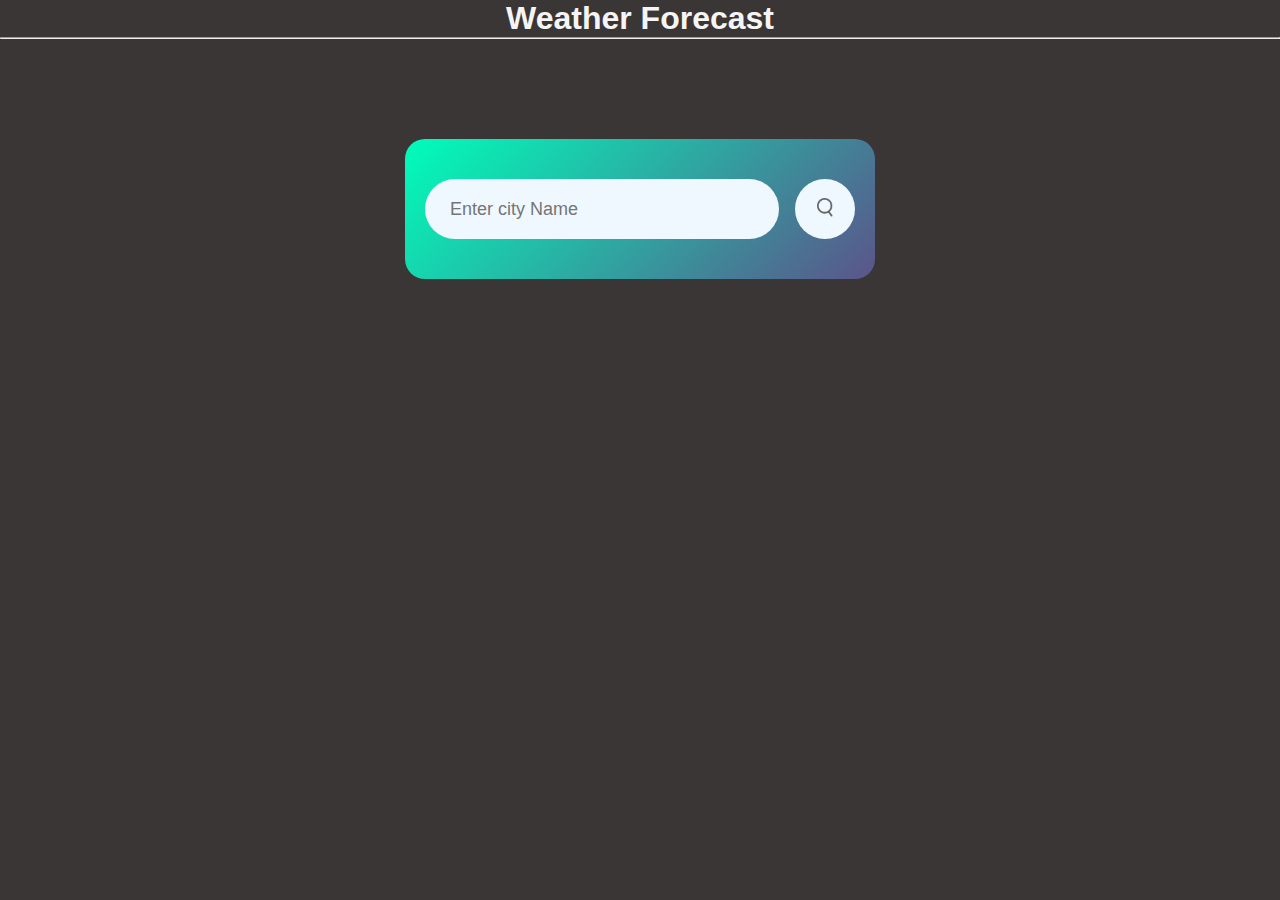
<file: bharatintern-main/bharatintern-main/weather/index.html>
<!DOCTYPE html>
<html lang="en">
<head>
    <meta charset="UTF-8">
    <meta name="description" content="Weather Application">
    <title>Weather Forecast</title>
    <link rel="icon" href="clouds.png" type="image/png" sizes="16x16">
    <link rel="stylesheet" href="styles.css">
    <style>
        body {
            background-image: url('C:/Users/HP/Downloads/bharatintern-main/bharatintern-main/weather/fantasy.jpg');
            background-size: cover;
            background-repeat: no-repeat;
            background-attachment: fixed;
        }
    </style>
</head>
<body>
    <header>
        <h1>Weather Forecast</h1>
    </header>
    <hr>
    <main>
        <section>
            <div class="card">
                <div class="search">
                    <input type="text" placeholder="Enter city Name" spellcheck="false" id="cityname">
                    <button id="btn" onclick="check()"><img src="search.png" alt="search"></button>
                </div>
                <div class="error">
                    City Not Found
                </div>
                <div class="weather">
                    <img src="rain.png" class="weather-icon" alt="weather icon">
                    <h1 class="temp">22°C</h1>
                    <h2 class="city">New York</h2>
                    <div class="details">
                        <div class="col">
                            <img src="humidity.png" alt="humidity icon">
                            <div>
                                <p class="humidity">50%</p>
                                <p>Humidity</p>
                            </div>
                        </div>
                        <div class="col">
                            <img src="wind.png" alt="wind icon">
                            <div>
                                <p class="wind">15 km/hr</p>
                                <p>Wind</p>
                            </div>
                        </div>
                    </div>
                </div>
            </div>
        </section>
    </main>
    <footer></footer>
    <script src="script.js"></script>
</body>
</html>
</file>
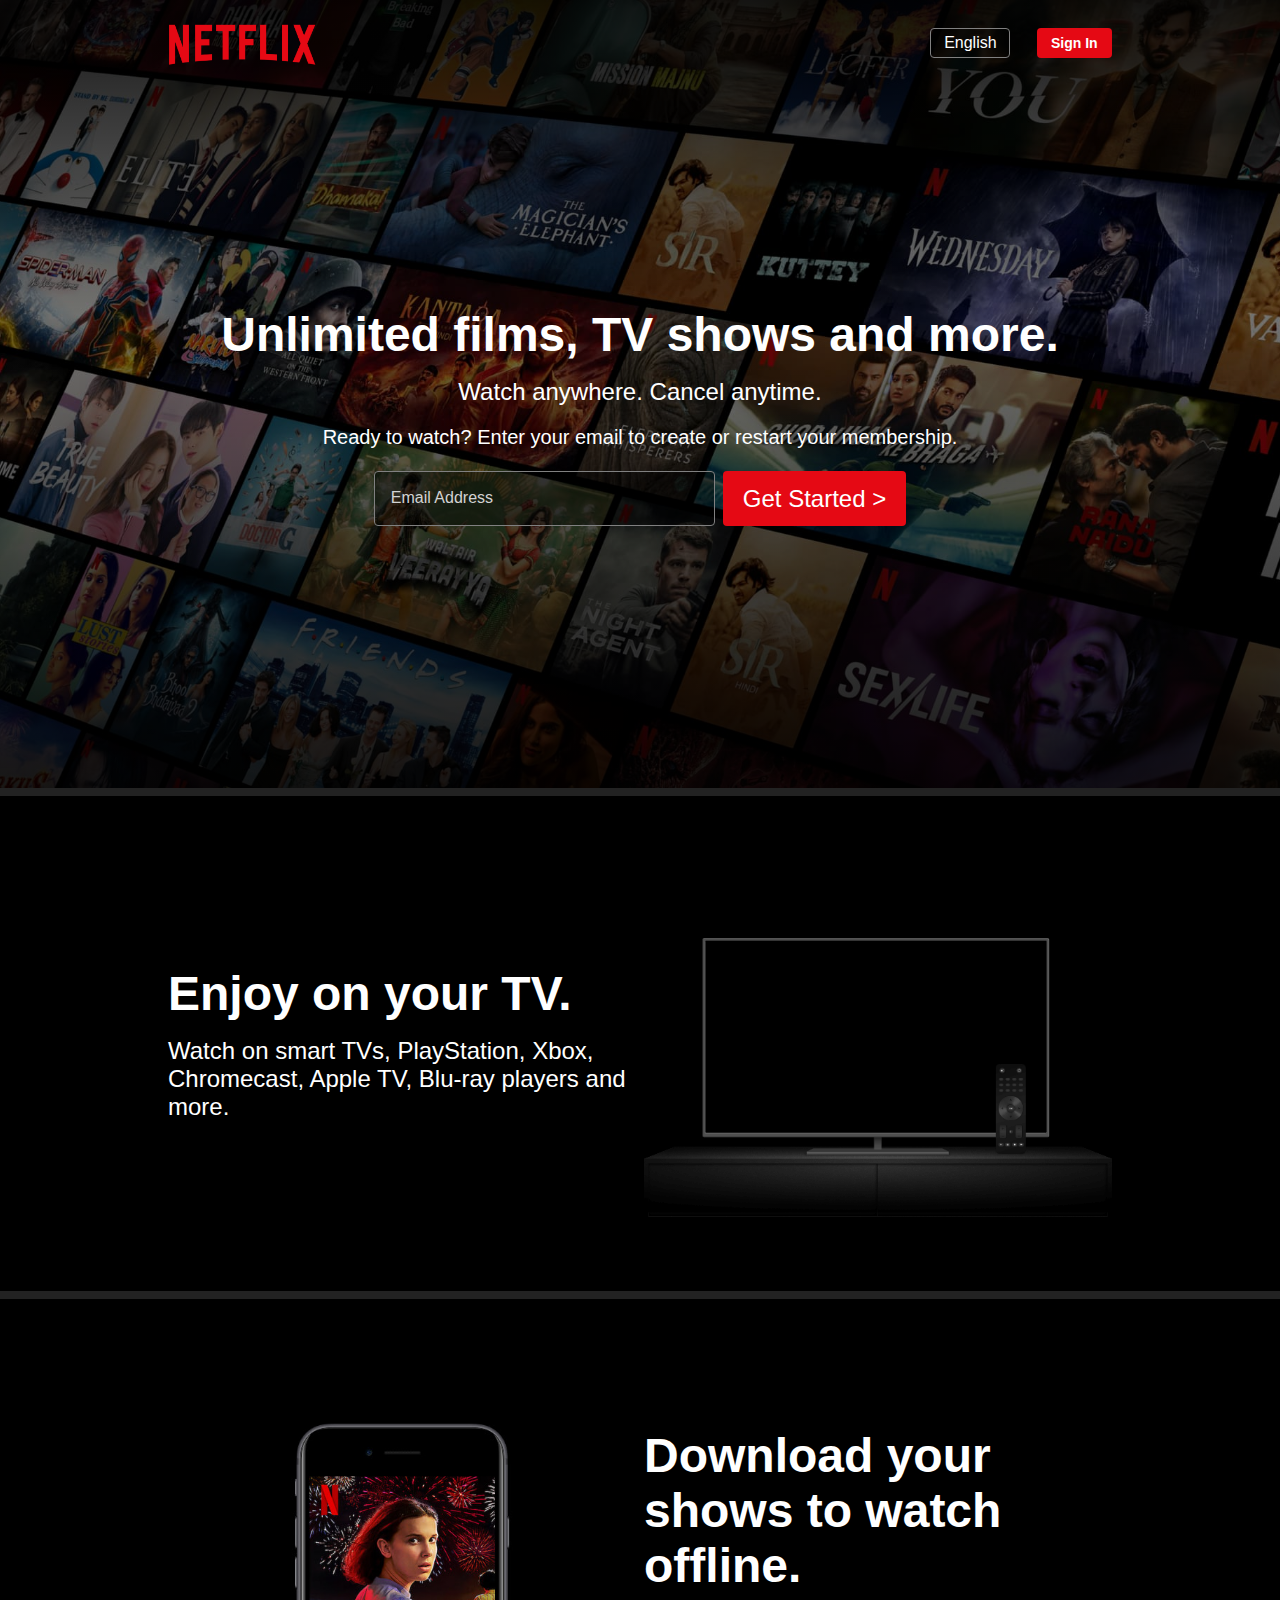
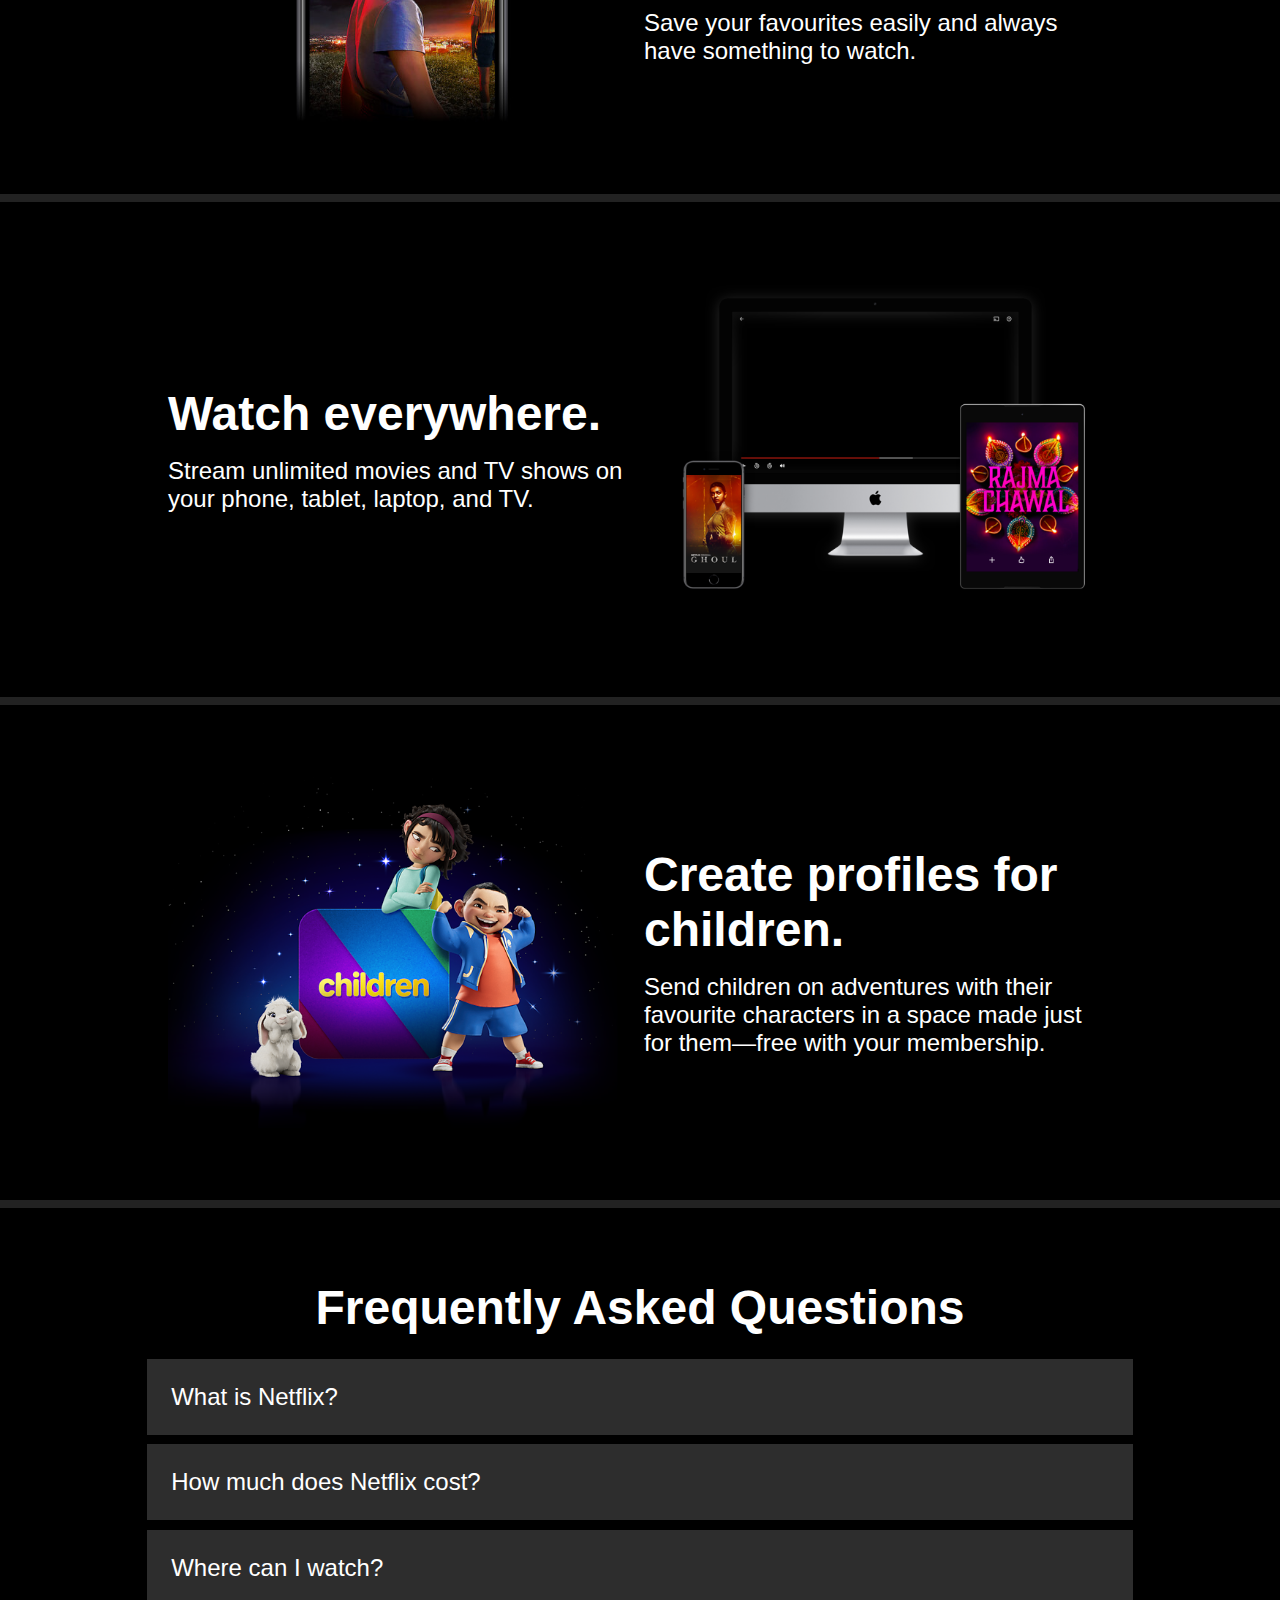
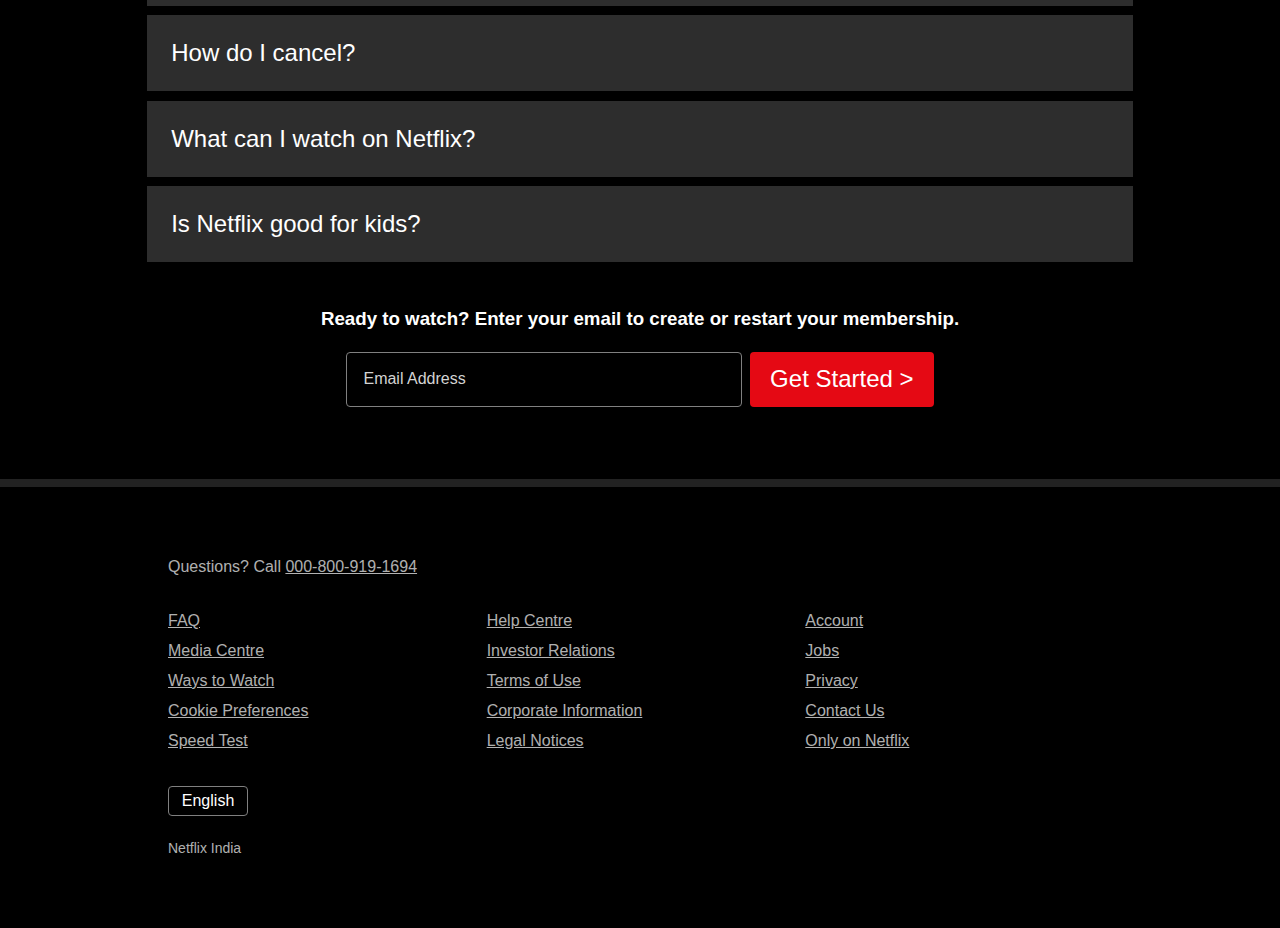
<file: Juee_netflix_homepage-bharat-intern-main/netflix-home-bharat-intern-main/netflix-clone-with-html-css/index.html>
<!DOCTYPE html>
<html lang="en">
    <head>
        <meta charset="UTF-8">
        <meta http-equiv="X-UA-Compatible" content="IE=edge">
        <meta name="viewport" content="width=device-width, initial-scale=1.0">
        <title>Netflix 2.0 - Watch TV Shows Online, Watch Movies Online</title>
        <link rel="icon" href="./images/favicon.ico" />
        <link rel="stylesheet" href="https://cdnjs.cloudflare.com/ajax/libs/font-awesome/6.4.0/css/all.min.css" integrity="sha512-iecdLmaskl7CVkqkXNQ/ZH/XLlvWZOJyj7Yy7tcenmpD1ypASozpmT/E0iPtmFIB46ZmdtAc9eNBvH0H/ZpiBw==" crossorigin="anonymous" referrerpolicy="no-referrer" />
        <link rel="stylesheet" href="./styles/style.css">
    </head>

    <body>
        <div class='loginScreen'>
            <div class='loginScreen_background'>
                <img class='loginScreen_logo' src='./images/logo.png' alt='' />
                
                <button class="language_change">
                    <i class="fa-solid fa-globe"></i> <span>English</span> <i class="fa-sharp fa-solid fa-caret-down"></i>
                </button>

                <button class='loginScreen_button'>
                    Sign In
                </button>

                <div class='loginScreen_gradient'></div>
            </div>

            <div class='loginScreen_body'>
                <h1>Unlimited films, TV shows and more.</h1>
                <h2>Watch anywhere. Cancel anytime.</h2>
                <h3>Ready to watch? Enter your email to create or restart your membership.</h3>

                <div class='loginScreen_input'>
                    <form>
                        <input type='email' placeholder='Email Address' />
                    
                        <button class='loginScreen_getStarted'>
                            Get Started >
                        </button>
                    </form>
                </div>
            </div>
        </div>

        <div class="additional-section television">
            <div class="text-container">
                <h1 class="section-title">
                    Enjoy on your TV.
                </h1>

                <h2 class="section-description">
                    Watch on smart TVs, PlayStation, Xbox, Chromecast, Apple TV, Blu-ray players and more.
                </h2>
            </div>

            <div class="section-image-container">
                <img src="./images/tv.png" alt="" class="television-img">
            </div>
        </div>

        <div class="additional-section mobile">
            <div class="text-container">
                <h1 class="section-title">
                    Download your shows to watch offline.
                </h1>

                <h2 class="section-description">
                    Save your favourites easily and always have something to watch.
                </h2>
            </div>

            <div class="section-image-container">
                <img src="./images/mobile.jpg" alt="" class="television-img">
            </div>
        </div>

        <div class="additional-section devices">
            <div class="text-container">
                <h1 class="section-title">
                    Watch everywhere.
                </h1>

                <h2 class="section-description">
                    Stream unlimited movies and TV shows on your phone, tablet, laptop, and TV.
                </h2>
            </div>

            <div class="section-image-container">
                <img src="./images/device-pile-in.png" alt="" class="television-img">
            </div>
        </div>

        <div class="additional-section children">
            <div class="text-container">
                <h1 class="section-title">
                    Create profiles for children.
                </h1>

                <h2 class="section-description">
                    Send children on adventures with their favourite characters in a space made just for them—free with your membership.
                </h2>
            </div>

            <div class="section-image-container">
                <img src="./images/children.png" alt="" class="television-img">
            </div>
        </div>

        <div class="faq-section">
            <h1 class="faq-header">Frequently Asked Questions</h1>

            <div class="question-container">
                <div class="question-box">
                    <h3 class="question">What is Netflix?</h3>

                    <div class="plus-icon">
                        <i class="fa-regular fa-plus"></i>
                    </div>
                </div>

                <div class="question-box">
                    <h3 class="question">How much does Netflix cost?</h3>

                    <div class="plus-icon">
                        <i class="fa-regular fa-plus"></i>
                    </div>
                </div>

                <div class="question-box">
                    <h3 class="question">Where can I watch?</h3>

                    <div class="plus-icon">
                        <i class="fa-regular fa-plus"></i>
                    </div>
                </div>

                <div class="question-box">
                    <h3 class="question">How do I cancel?</h3>

                    <div class="plus-icon">
                        <i class="fa-regular fa-plus"></i>
                    </div>
                </div>

                <div class="question-box">
                    <h3 class="question">What can I watch on Netflix?</h3>

                    <div class="plus-icon">
                        <i class="fa-regular fa-plus"></i>
                    </div>
                </div>

                <div class="question-box">
                    <h3 class="question">Is Netflix good for kids?</h3>

                    <div class="plus-icon">
                        <i class="fa-regular fa-plus"></i>
                    </div>
                </div>
            </div>

            <div class="register-box">
                <h3 class="register-top-text">
                    Ready to watch? Enter your email to create or restart your membership.
                </h3>

                <div class='loginScreen_input faq-input-section'>
                    <form>
                        <input type='email' placeholder='Email Address' />
                    
                        <button class='loginScreen_getStarted'>
                            Get Started >
                        </button>
                    </form>
                </div>
            </div>
        </div>

        <div class="page-footer">
            <h4 class="intro-text">
                Questions? Call <span class="phone-number">000-800-919-1694</span>
            </h4>

            <div class="useful-links">
                <a class="link">FAQ</a>
                <a class="link">Help Centre</a>
                <a class="link">Account</a>
                <a class="link">Media Centre</a>
                <a class="link">Investor Relations</a>
                <a class="link">Jobs</a>
                <a class="link">Ways to Watch</a>
                <a class="link">Terms of Use</a>
                <a class="link">Privacy</a>
                <a class="link">Cookie Preferences</a>
                <a class="link">Corporate Information</a>
                <a class="link">Contact Us</a>
                <a class="link">Speed Test</a>
                <a class="link">Legal Notices</a>
                <a class="link">Only on Netflix</a>
            </div>

            <button class="change_button_footer">
                <i class="fa-solid fa-globe"></i> <span>English</span> <i class="fa-sharp fa-solid fa-caret-down"></i>
            </button>

            <h5 class="page-title">
                Netflix India
            </h5>
        </div>
    </body>
</html>
</file>
<file: bharatintern-main/bharatintern-main/weather/styles.css>
*{
  margin: 0;
  padding: 0;
  font-family: 'Segoe UI', Tahoma, Geneva, Verdana, sans-serif;
  box-sizing: border-box;
}
body{
  background:rgb(59, 54, 54);
  color: whitesmoke;
}
h1{
  text-align: center;
}
.card{
  width: 90%;
  max-width: 470px;
  background:linear-gradient(135deg,#00feba ,#5b548a);
  color: #fff;
  margin: 100px auto 0;
  border-radius: 20px;
  padding: 40px 20px;
  text-align: center;
  
}
.search{
  width: 100%;
  display: flex;
  align-items: center;
  justify-content: space-between;
}
.search input{

  border: 0;
  outline: 0;
  background-color: aliceblue;
  color: black;
  padding: 10px 25px;
  height: 60px;
  border-radius: 30px;
  flex: 1;
  margin-right: 16px;
  font-size: 18px;
}
.search button{
  border: 0;
  outline: 0;
  background-color: aliceblue;
  border-radius: 50%;
  width: 60px;
  height: 60px;
  cursor: pointer;
}
.search button img{
  width: 16px;
}
.weather-icon{
  width: 170px;
  margin-top: 30px;

}
.weather h1{
  font-size: 80px;
  font-weight: 500;
}
.weather h2{
  font-size: 45px;
  font-weight: 400;
  margin-top: -10px;
}
.details{
  display: flex;
  align-items: center;
  justify-content: space-between;
  padding: 0 20px;
  margin-top: 50px;

}
.col
{
  display: flex;
  align-items: center;
  text-align: left;

}
.col img{
  width: 40px;
  margin-right: 10px;
}
.humidity , .wind{
  font-size: 28px;
  margin-top: -6px;
}
.weather{
  display: none;
}
.error{
  display: none;
  text-align: left;
  margin-left: 10px;
  margin-top: 10px;
  color: darkred;
  font-size: 25px;
}
</file>
<file: Juee_netflix_homepage-bharat-intern-main/netflix-home-bharat-intern-main/netflix-clone-with-html-css/styles/style.css>
* {
    margin: 0;
    padding: 0;
    box-sizing: border-box;
}

:root {
    --primary-radius: 0.25rem;

    --netflix-white: rgb(255, 255, 255);
    --netflix-black: #000;
    --question-bg: rgba(45, 45, 45, 1);
    --netflix-red: rgb(229, 9, 20);
    --netflix-hover-red: rgb(193, 17, 25);
}

html {
    font-size: 16px;
}

body {
    margin: 0;
    font-family: -apple-system, BlinkMacSystemFont, 'Segoe UI', 'Roboto', 'Oxygen',
        'Ubuntu', 'Cantarell', 'Fira Sans', 'Droid Sans', 'Helvetica Neue',
        sans-serif;
    -webkit-font-smoothing: antialiased;
    -moz-osx-font-smoothing: grayscale;

    background-color: var(--netflix-black);
}

.loginScreen {
    position: relative;
    height: 87.5vh;
    background: url(../images/landing-bg.jpg) center no-repeat;
    background-size: cover;
}

.loginScreen_logo {
    position: absolute;
    left: 9rem;
    top: 1.25rem;
    width: 11rem;
    object-fit: contain;
    padding-left: 20px;
}

.loginScreen_gradient {
    width: 100%;
    z-index: 1;
    height: 87.5vh;
    background-color: rgba(0, 0, 0, 0.4);
    background-image: linear-gradient(
        to top,
        rgba(0, 0, 0, 0.8) 0,
        rgba(0, 0, 0, 0) 60%,
        rgba(0, 0, 0, 0.8) 100%
    );
}

.loginScreen_button {
    position: absolute;
    right: 10.5rem;
    top: 1.75rem;
    padding: 0.45rem 0.9rem;
    font-size: 0.875rem;
    color: var(--netflix-white);
    background-color: var(--netflix-red);
    border-radius: var(--primary-radius);
    cursor: pointer;
    font-weight: 600;
    border: none;
}

.loginScreen_button:hover {
    background-color: var(--netflix-hover-red);
}

.language_change, .change_button_footer {
    position: absolute;
    right: 16.85rem;
    top: 1.75rem;
    padding: 0.3rem 0.8rem;
    word-spacing: 0.3rem;
    font-size: 1rem;
    color: var(--netflix-white);
    background-color: transparent;
    border-radius: var(--primary-radius);
    border: 1px solid gray;
    cursor: pointer;
    font-weight: 400;
}

.loginScreen_body {
    position: absolute;
    top: 36.5%;
    margin-left: auto;
    margin-right: auto;
    text-align: center;
    z-index: 1;
    color: white;
    padding: 20px;
    left: 0;
    right: 0;
}

.loginScreen_body > h1 {
    font-size: 3rem;
    font-weight: 900;
    margin-bottom: 1rem;
}

.loginScreen_body > h2 {
    font-size: 1.5rem;
    font-weight: 400;
    margin-bottom: 1.25rem;
}

.loginScreen_body > h3 {
    font-size: 1.25rem;
    font-weight: 400;
}

.loginScreen_input {
    margin-top: 1.35rem;
}

.loginScreen_input > form {
    display: flex;
    align-items: center;
    justify-content: center;
    gap: 0.5rem;
}

.loginScreen_input > form > input {
    padding: 1.65rem 1rem;
    outline-width: 0;
    height: 30px;
    width: 27.5%;
    border: none;
    max-width: 600px;
    background-color: rgba(0, 0, 0, 0.4);
    border: 1px solid gray;
    border-radius: var(--primary-radius);
}

.loginScreen_input > form > input::placeholder {
    font-size: 1rem;
    color: lightgray;
}

.loginScreen_getStarted {
    padding: 0.85rem 1.25rem;
    font-size: 1.5rem;
    color: var(--netflix-white);
    background-color: var(--netflix-red);
    border-radius: var(--primary-radius);
    border: none;
    font-weight: 500;
    cursor: pointer;
}

/* Additional Section */

.additional-section {
    width: 100%;
    height: auto;
    color: var(--netflix-white);

    display: flex;
    align-items: center;
    justify-content: center;
    padding: 4.5rem 10.5rem;
    border-top: 0.5rem solid #222;
    gap: 0.5rem;
}

.text-container {
    color: var(--netflix-white);
    display: flex;
    flex-direction: column;
    gap: 1rem;
    width: 50%;
}

.section-title {
    font-size: 3rem;
    font-weight: 900;
}

.section-description {
    font-size: 1.5rem;
    font-weight: 400;
}

.section-image-container {
    width: 50%;
    height: auto;
    line-height: 0;
}

.section-image-container > img {
    width: 100%;
}

.television, .devices {
    flex-direction: row;
}

.mobile, .children {
    flex-direction: row-reverse;
}

/* FAQ Section */

.faq-section {
    max-width: 100%;
    height: auto;
    border-top: 0.5rem solid #222;
    padding: 4.5rem 0;

    display: flex;
    flex-direction: column;
    align-items: center;
    justify-content: center;
    color: var(--netflix-white);
}

.faq-header {
    font-size: 3rem;
    font-weight: 900;
}

.question-container {
    width: 77%;
    display: flex;
    flex-direction: column;
    gap: 0.6rem;
    margin-top: 1.5rem;
}

.question-box {
    display: flex;
    justify-content: space-between;
    align-items: center;
    padding: 1.5rem;
    background-color: var(--question-bg);

    transition-duration: 250ms;
    transition-property: background-color;
    transition-timing-function: cubic-bezier(0.9, 0, 0.51, 1);
}

.question-box:hover {
    cursor: pointer;
    background-color: #444;
}

.question {
    font-size: 1.5rem;
    font-weight: 400;
}

.plus-icon {
    height: fit-content;
    font-size: 2rem;
}

.register-box {
    margin-top: 2.85rem;
}

.faq-input-section > form > input {
    width: 62%;
}

/* Page Footer */

.page-footer {
    width: 100%;
    padding: 3.7rem 10.5rem 3.75rem;
    display: flex;
    flex-direction: column;
    align-items: flex-start;
    justify-content: center;
    border-top: 0.5rem solid #222;
    color: rgba(255, 255, 255, 0.7);
}

.intro-text {
    font-size: 1rem;
    font-weight: 400;
    padding: 0.75rem 0;
}

.phone-number, .link {
    text-decoration: underline;
}

.phone-number:hover {
    cursor: pointer;
}

.useful-links {
    padding: 1.5rem 0;
    display: grid;
    width: 100%;
    grid-template-columns: repeat(3, 1fr);
    grid-template-rows: repeat(5, 1fr);
    column-gap: 0.75rem;
    row-gap: 0.75rem;
}

.change_button_footer {
    margin: 0.75rem 0;
    position: relative;
    right: 0;
    top: 0;
}

.page-title {
    font-size: 14px;
    font-weight: 400;
    padding: 0.75rem 0;
}

/* Media Queries */

@media screen and (max-width: 376px) {
    .loginScreen {
        height: 63.5vh;
    }

    .loginScreen_gradient {
        height: 63.5vh;
    }

    .loginScreen_logo {
        left: 0.5rem;
        top: 1.5rem;
        width: 6.75rem;
        padding-left: 0.75rem;
    }

    .loginScreen_button {
        right: 1.5rem;
        top: 1.5rem;
        padding: 0.45rem 0.95rem;
        font-size: 0.875rem;
    }

    .language_change {
        right: 6.8rem;
        top: 1.5rem;
        padding: 0.35rem 0.9rem;
        word-spacing: 0.3rem;
        font-size: 1rem;
    }

    .language_change > span {
        display: none;
    }

    .loginScreen_body {
        top: 20%;
    }
    
    .loginScreen_body > h1 {
        font-size: 2rem;
        font-weight: 900;
        margin-bottom: 1rem;
    }
    
    .loginScreen_body > h2 {
        font-size: 1.125rem;
        font-weight: 400;
        margin-bottom: 1.25rem;
    }
    
    .loginScreen_body > h3 {
        font-size: 1.125rem;
        padding: 0 1.5rem;
        font-weight: 500;
    }

    .loginScreen_input > form {
        flex-direction: column;
        gap: 1rem;
    }
    
    .loginScreen_input > form > input {
        padding: 1.5rem 1rem;
        width: 82.5%;
    }

    .loginScreen_getStarted {
        padding: 0.75rem 1.25rem;
        font-size: 1rem;
        font-weight: 900;
    }

    /* Additional Section */

    .additional-section {
        padding: 2.65rem 0 4rem 0;
        gap: 1.5rem;
    }
    
    .text-container {
        width: 86.5%;
        text-align: center;
    }
    
    .section-title {
        font-size: 2rem;
        font-weight: 900;
    }
    
    .section-description {
        font-size: 1.15rem;
        font-weight: 400;
    }
    
    .section-image-container {
        width: 86.5%;
    }
    
    .section-image-container > img {
        width: 100%;
    }
    
    .television, .devices {
        flex-direction: column;
    }
    
    .mobile, .children {
        flex-direction: column;
    }

    /* FAQ Section */

    .faq-section {
        padding: 4rem 0;
    }

    .faq-header {
        font-size: 2rem;
        text-align: center;
    }

    .question-container {
        width: 87.5%;
    }

    .question-box {
        padding: 1.25rem 1.5rem;
    }

    .question {
        font-size: 1.125rem;
    }

    .plus-icon {
        height: fit-content;
        font-size: 1.25rem;
    }

    .register-box {
        margin-top: 2.85rem;
        text-align: center;
        width: 75.5%;
    }

    .register-top-text {
        font-size: 1.125rem;
        font-weight: 500;
    }

    .faq-input-section > form > input {
        width: 100%;
        margin: 0 1.5rem;
    }

    /* Page Footer */

    .page-footer {
        padding: 0.5rem 0 1.5rem 1.5rem;
    }

    .intro-text {
        font-size: 1rem;
    }

    .useful-links {
        grid-template-columns: repeat(1, 1fr);
        grid-template-rows: repeat(5, 1fr);
    }

    .link {
        font-size: 0.95rem;
    }

    .change_button_footer {
        margin: 0.75rem 0;
        position: relative;
        right: 0;
        top: 0;
    }

    .page-title {
        font-size: 14px;
        font-weight: 400;
        padding: 0.75rem 0;
    }
}
</file>
